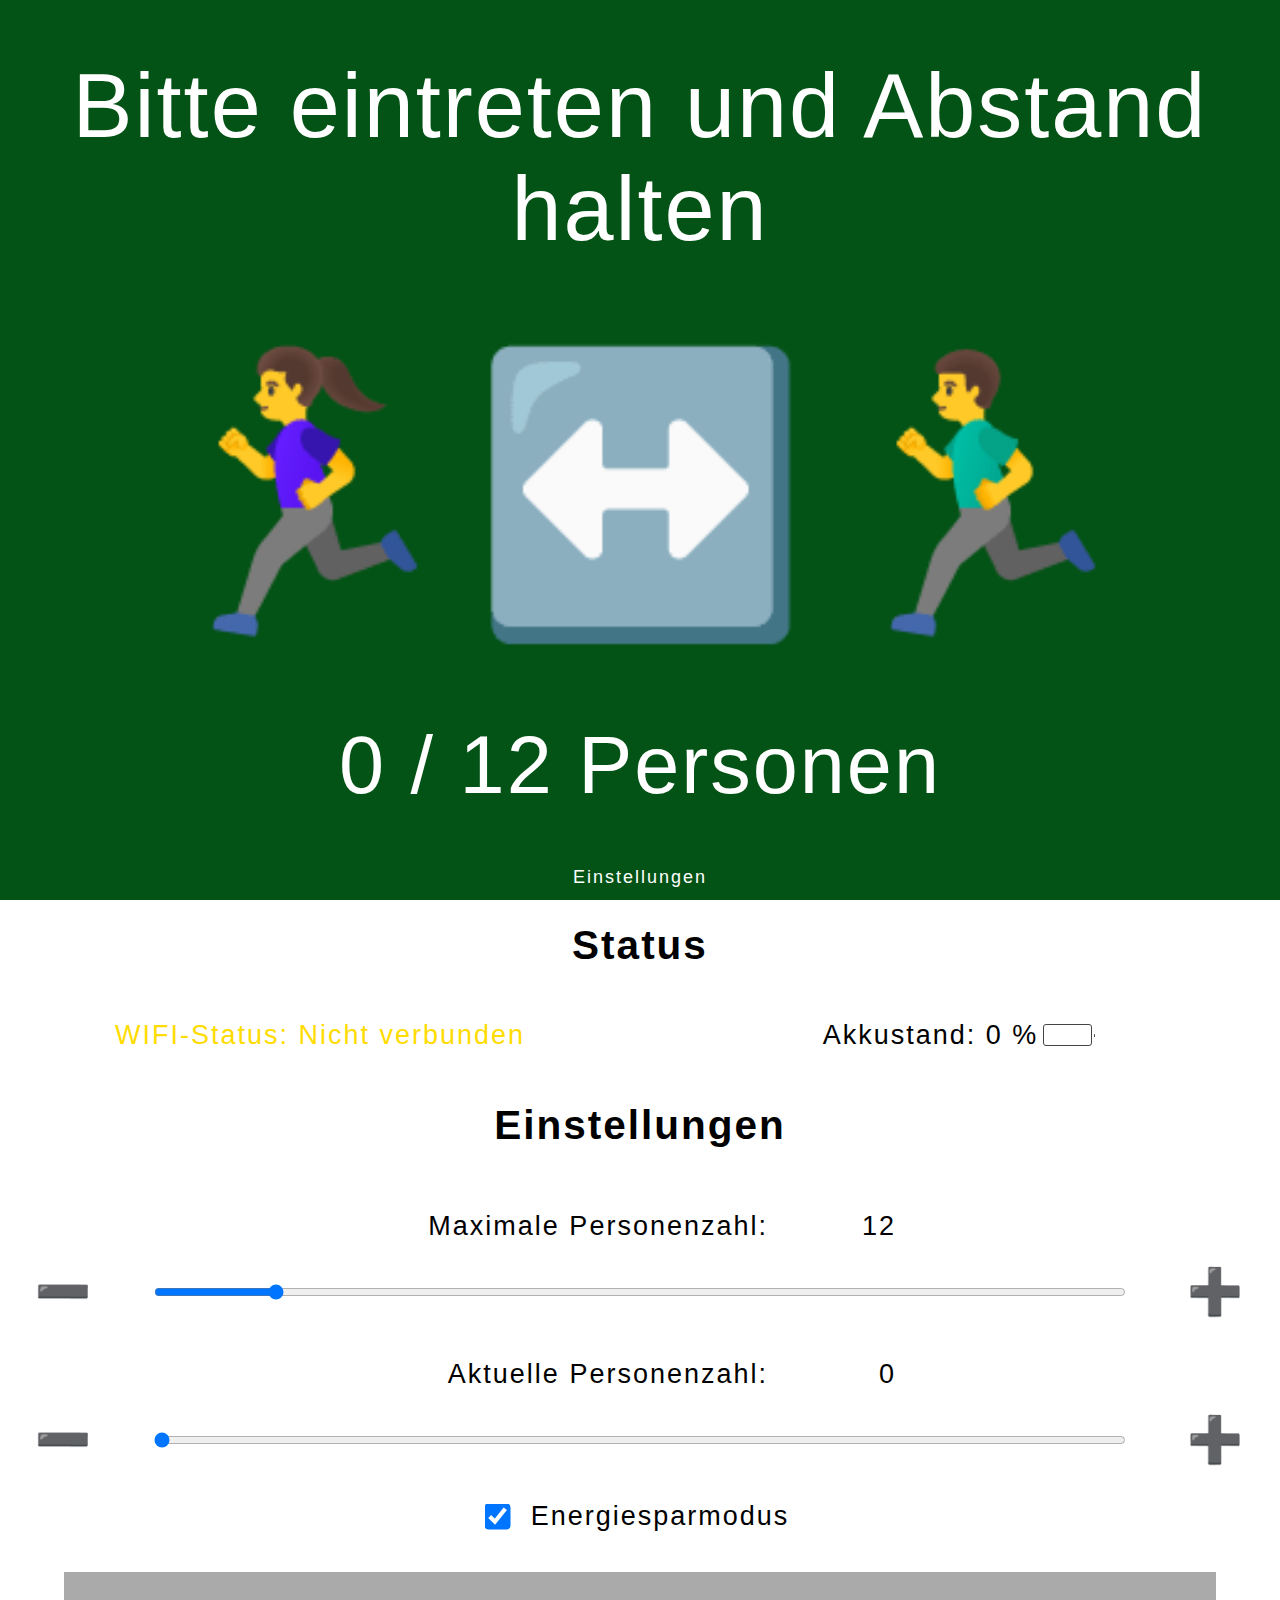
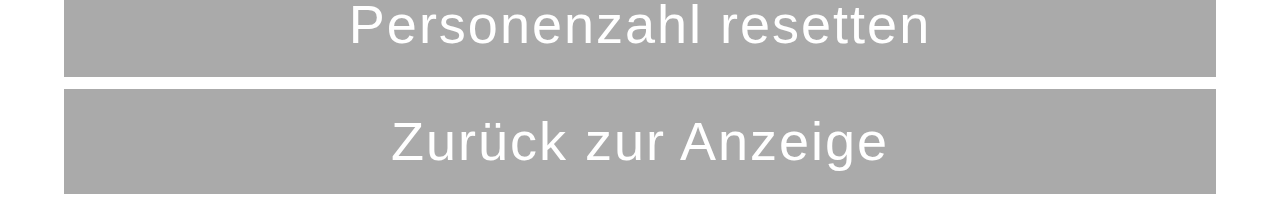
<file: data/index.htm>
<!DOCTYPE html>
    <html lang="de">
            <meta charset="utf-8">
        <head>
            
            <title>Corona-Ampel</title>
            <link rel="shortcut icon" type="image/x-icon" href="favicon.ico">
            <link rel="stylesheet" href="style.css">
            <script src="script.js" defer></script> <!-- defer: erst ausfüren, wenn die Seite geladen wurde-->
           
        </head>
        <body>
            <div id="wrapper_anzeige">
                <div id="anzeige_nachricht">
                    Stopp! Bitte warten!
                </div>
                <div id="anzeige_icon">
                    ✋
                </div>
                <div id="anzeige_hinweis">
                    120 / 120 Personen 
                </div>
                <div id="anzeige_zu_einstellungen" onclick="scrollToEinstellungen()">
                    Einstellungen
                </div>
            </div>

            <div id="wrapper_einstellungen">
                <div id="einstellungen_status">
                    <h1>Status</h1> 
                </div>
                <div id="einstellungen_status_anzeige" class="normalText">
                    <div id="einstellungen_status_wlan">
                        WIFI-Status: Verbunden
                    </div>
                    <div id="einstellungen_status_batterie">
                        <div id="einstellungen_status_batterie_text">
                            Akkustand: 70 %
                        </div>
                        <div>
                            <div class="batteryContainer">
                                <div class="batteryOuter"><div id="batteryLevel"></div></div>
                                <div class="batteryBump"></div>
                            </div>
                        </div>

                    </div>
                </div>
                <div id="einstellungen_einstellungen">
                    <h1>Einstellungen</h1>
                </div>
                <div id="einstellungen_personenzahlMax">
                    <div id="wrapper_einstellungen_personenzahlMax_anzeige" class="normalText">
                        <div id="einstellungen_personenzahlMax_title">
                            Maximale Personenzahl:
                        </div>
                        <div id="einstellungen_personenzahlMax_label">   
                                333
                        </div>
                    </div>
                    <form id="einstellungen_personenzahlMax_form" >
                        <div id="einstellungen_personenzahlMax_min" onclick="buttonPersonenzahlMax_min()">
                            <div id="einstellungen_personenzahlMax_min_inner">
                                ➖
                            </div>
                        </div>
                        <div id="einstellungen_personenzahlMax_slider">
                            <input oninput="updateSliderPersonenzahlMax(personenzahlMax.value)" onchange="updateSliderRealeasedPersoenzahlMax(personenzahlMax.value)" type="range" id="personenzahlMax" name="personenzahlMax" min="0" max="1000" step="1">
                            <!--label for="personenzahlMax">maximale Personenzahl</label-->
                        </div>
                        <div id="einstellungen_personenzahlMax_max" onclick="buttonPersonenzahlMax_max()">
                            <div id="einstellungen_personenzahlMax_max_inner">
                                ➕
                            </div>
                        </div>
                    </form>

                    <div id="wrapper_einstellungen_personenzahlAktuell_anzeige" class="normalText">
                        <div id="einstellungen_personenzahlAktuell_title">
                            Aktuelle Personenzahl:
                        </div>
                        <div id="einstellungen_personenzahlAktuell_label">   
                                333
                        </div>
                    </div>
                    <form id="einstellungen_personenzahlAktuell_form" >
                        <div id="einstellungen_personenzahlAktuell_min" onclick="buttonPersonenzahlAktuell_min()">
                            <div id="einstellungen_personenzahlAktuell_min_inner">
                                ➖
                            </div>
                        </div>
                        <div id="einstellungen_personenzahlAktuell_slider">
                            <input oninput="updateSliderPersonenzahlAktuell(personenzahlAktuell.value)" onchange="updateSliderRealeasedPersonenzahlAktuell(personenzahlAktuell.value)" type="range" id="personenzahlAktuell" name="personenzahlAktuell" min="0" max="100" step="1">
                            <!--label for="personenzahl">maximale Personenzahl</label-->
                        </div>
                        <div id="einstellungen_personenzahlAktuell_max" onclick="buttonPersonenzahlAktuell_max()">
                            <div id="einstellungen_personenzahlAktuell_max_inner">
                                ➕
                            </div>
                        </div>
                    </form>

                    <div id="energiesparmodus" class="normalText" onclick="energiesparmodus_clicked()"  title="Energiesparmodus: rotes Dauerlicht, grünes Licht nur bei sich nähernden Person. Webseite nur aktiv, wenn der Bewegungssensor aktiv ist.">
                        <input id="energiesparmodus_checkbox" type="checkbox" onclick="energiesparmodus_clicked()">
                        Energiesparmodus 
                        
                    </div>
                </div>
                <div id="einstellungen_reset">
                    <button id="button_reset" class="button" type="button" onclick="button_reset_func()">Personenzahl resetten</button>
                </div>
                <div id="einstellungen_zu_anzeige">
                    <button id="button_to_anzeige" class="button" type="button" onclick="scrollToTop()">Zurück zur Anzeige</button>
                </div>
            </div>
        </body>
    </html>


<!--  ✋⛔️❌🚷
    <br>
    ✅👍🚶‍♀️🚶‍♂️🏃‍♀️🏃‍♂️   -->
</file>
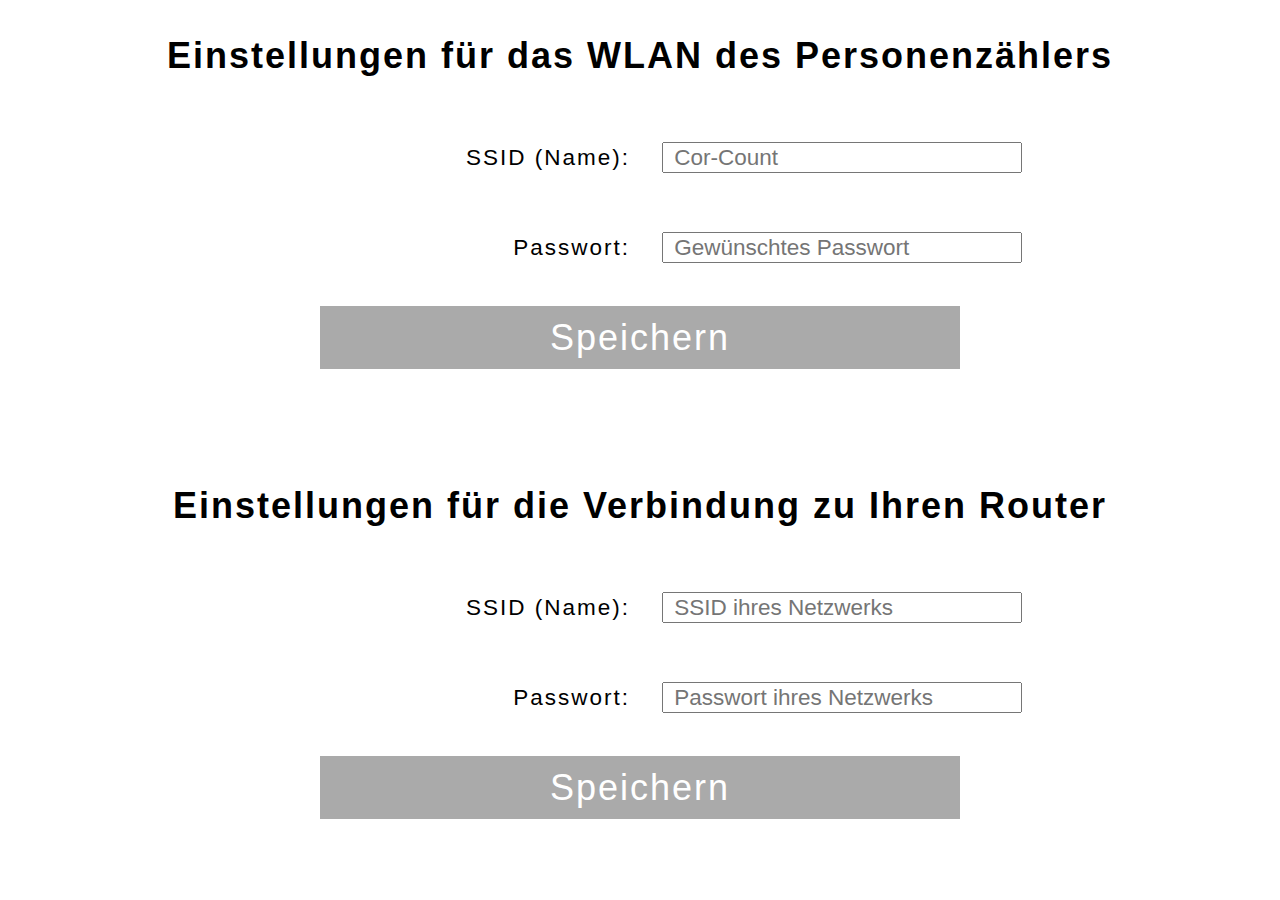
<file: data/config.htm>
<!DOCTYPE html>
    <html lang="de">
            <meta charset="utf-8">
        <head>
            
            <title>Corona-Ampel</title>
            <link rel="shortcut icon" type="image/x-icon" href="favicon.png">
            <link rel="stylesheet" href="style_config.css">
            <!--script src="script.js" defer></script> <!-- defer: erst ausfüren, wenn die Seite geladen wurde-->
           
        </head>
        <body>
            <div id="wrapper">
                <div id="wrapper_AP">
                    <div id="AP_title"  class="center">
                        <h1>Einstellungen für das WLAN des Personenzählers</h1>
                    </div>
                    <div id="AP_settings_ssid" class="center">
                        <div id="AP_ssid_label" class="normalText label">
                            SSID (Name):
                        </div>
                        <div id="AP_ssid_textbox" class="inputElement">
                            <input type="text" class="textBox normalText" placeholder="Cor-Count">
                        </div>
                    </div>
                    <div id="AP_settings_password" class="center">
                        <div id="AP_password_label" class="normalText label">
                            Passwort:
                        </div>
                        <div id="AP_password_textbox" class="inputElement">
                            <input type="text" class="textBox normalText" placeholder="Gewünschtes Passwort">
                        </div>
                    </div>
                    <div id="AP_speichern" class="center">
                        <button id="button_reset" class="button" type="button" onclick="button_reset_func()">Speichern</button>
                    </div>
                    
                </div>
                <div id="wrapper_STA">
                    <div id="STA_title"  class="center">
                        <h1>Einstellungen für die Verbindung zu Ihren Router</h1>
                    </div>
                    <div id="STA_settings_ssid" class="center">
                        <div id="STA_ssid_label" class="normalText label">
                            SSID (Name):
                        </div>
                        <div id="STA_ssid_textbox" class="inputElement">
                            <input type="text" class="textBox normalText" placeholder="SSID ihres Netzwerks">
                        </div>
                    </div>
                    <div id="STA_settings_password" class="center">
                        <div id="STA_password_label" class="normalText label">
                            Passwort:
                        </div>
                        <div id="STA_password_textbox" class="inputElement">
                            <input type="text" class="textBox normalText" placeholder="Passwort ihres Netzwerks">
                        </div>
                    </div>
                    <div id="STA_speichern" class="center">
                        <button id="button_reset" class="button" type="button" onclick="button_reset_func()">Speichern</button>
                    </div>
                    
                </div>
            </div>
            <!--form action="#">
                <label>SSID (WLAN Name):
                    <select name="top5">
                        <option>WLAN 1</option>
                        <option>WLAN 2</option>
                        <option>WLAN 3</option>
                        <option>WLAN 383479234940394</option>
                        <option>Andere</option>
                    </select>
                    <input type="text"></input>
                </label>
            </form>
            <input type="text">
                <label>Passwort</label>
            </input-->
            
        </body>
    </html>
</file>
<file: data/style.css>
:root{
    --red: #790c0c;
    --green: #045316;
}
*{
    padding: 0;
    margin: 0;
    text-align: center;
}
html, body{
    height: 100%;
    font-family: helvetica;
    letter-spacing: 2px;
    -ms-hyphens: auto;
    -webkit-hyphens: auto;
    hyphens: auto;
    scroll-behavior: smooth;
}
h1{
    font-size: 4.5vmin;
}
h2{
    font-size: 4vmin;
}
.normalText{
    font-size: 3vmin;
}
.button{
    width: 90%;
    height: 90%;
    letter-spacing: 2px;
    border: none;
    color: white;
    font-size: 6vmin;
    cursor: pointer;
    transition: ease-in-out 0.2s;
    background-color: #aaa;
}
.button:hover{
    background-color: #ccc;
    letter-spacing: 3px;
    
}
.button:active{
    
    transition: ease-in-out 0.1s;
    background-color: #eee;
}

#wrapper_anzeige{
    height: 100%;
    background-color: var(--red);
    color: white;
}
#anzeige_icon{
    height: 40%;
    display: flex;
    align-items: center;
    justify-content: center;
    font-size: 30vmin;
}
#anzeige_nachricht{
    height: 35%;
    display: flex;
    align-items: center;
    justify-content: center;
    font-size: 10vmin;
}
#anzeige_hinweis{
    height: 20%;
    display: flex;
    align-items: center;
    justify-content: center;
    font-size: 9vmin;
}
#anzeige_zu_einstellungen{
    height: 5%;
    display: flex;
    align-items: center;
    justify-content: center;
    font-size: 2vh;
    transition: ease-in-out 0.2s;
    cursor: pointer;
}
#anzeige_zu_einstellungen:hover{
    letter-spacing: 3px;
    
}

#wrapper_einstellungen{
    height: 100%; 
}

#einstellungen_status{
    height: 10%;
    display: flex;
    align-items: center;
    justify-content: center;
    /*border-top: 1px solid #3c3c3c;*/
    /*border-bottom: 1px solid #3c3c3c;*/
}
#einstellungen_status_anzeige{
    height: 10%;
    display: flex;
    align-items: center;
    justify-content: center;
    /*border-bottom: 1px solid #3c3c3c;*/
}
#einstellungen_status_wlan{
    height: 100%;
    width: 50%;
    display: flex;
    align-items: center;
    justify-content: center;
    /* border-right: 1px solid #3c3c3c; */
}
#einstellungen_status_batterie{
    width: 50%;
    height: 100%;
    display: flex;
    align-items: center;
    justify-content: center;
}
.batteryContainer {
    display: -webkit-box;
    display: -moz-box;
    display: -ms-flexbox;
    display: -webkit-flex;
    display: flex;
    flex-direction: row;
    align-items: center;
    margin-left: 5px;
}
.batteryOuter {
    border-radius: 3px;
    border: 1px solid #444;
    padding: 1px;
    width: 5vmin;
    height: 2vmin;
}
.batteryBump {
    border-radius: 2px;
    background-color: #444;
    margin: 2px;
    width: 1px;
    height: 3px;
}
#batteryLevel {
    border-radius: 2px;
    background-color: #328C46; /* voll: 328C46; leer: C75151 */
    width: 100%;
    height: 2vmin;
    transition: ease-in-out 0.5s;
}

#einstellungen_einstellungen{
    height: 10%;
    display: flex;
    align-items: center;
    justify-content: center;
    /* border-bottom: 1px solid #3c3c3c; */
}

#einstellungen_personenzahlMax{
    height: 44%;
    display: flex;
    flex-direction: column;
    justify-content: space-evenly;
    /* border-bottom: 1px solid #3c3c3c; */
}
#wrapper_einstellungen_personenzahlMax_anzeige{
    display: flex;
    flex-direction: row;
    height: 3vh;
    line-height: 5vh;
}
#einstellungen_personenzahlMax_form{
    display: flex;
    flex-direction: row;
}

#einstellungen_personenzahlMax_title{
    
    width: 60%;
    display: flex;
    justify-content: flex-end;
    
}
#einstellungen_personenzahlMax_label{
    
    width: 10%;
    display: flex;
    justify-content: flex-end;
}
#einstellungen_personenzahlMax_min{
    width: 10%;
    height: 6vh;
    line-height: 6vh;
    font-size: 5vmin;
    cursor: pointer;
    transition: ease-in-out 0.1s;
}
#einstellungen_personenzahlMax_min:hover{
    font-size: 6vmin;
}
#einstellungen_personenzahlMax_min:active{
    font-size: 7vmin;
}
#einstellungen_personenzahlMax_max{
    width: 10%;
    height: 6vh;
    line-height: 6vh;
    font-size: 5vmin;
    cursor: pointer;
    transition: ease-in-out 0.1s;
}
#einstellungen_personenzahlMax_max:hover{
    font-size: 6vmin;
}
#einstellungen_personenzahlMax_max:active{
    font-size: 7vmin;
}
#einstellungen_personenzahlMax_slider{
    width: 80%;
    height: 6vh;
    display: flex;
    align-items: center;
    justify-content: center;
    
}
#personenzahlMax{
    width: 95%;
    height: 6vh;
    cursor: pointer;
}




#einstellungen_personenzahlAktuell{
    height: 24%;
    display: flex;
    flex-direction: column;
    justify-content: space-evenly;
    /* border-bottom: 1px solid #3c3c3c; */
}
#wrapper_einstellungen_personenzahlAktuell_anzeige{
    display: flex;
    flex-direction: row;
    height: 3vh;
    line-height: 5vh;
}
#einstellungen_personenzahlAktuell_form{
    display: flex;
    flex-direction: row;
}

#einstellungen_personenzahlAktuell_title{
    
    width: 60%;
    display: flex;
    justify-content: flex-end;
}
#einstellungen_personenzahlAktuell_label{
    
    width: 10%;
    display: flex;
    justify-content: flex-end;
}
#einstellungen_personenzahlAktuell_min{
    width: 10%;
    height: 6vh;
    line-height: 6vh;
    font-size: 5vmin;
    cursor: pointer;
    transition: ease-in-out 0.1s;
}
#einstellungen_personenzahlAktuell_min:hover{
    font-size: 6vmin;
}
#einstellungen_personenzahlAktuell_min:active{
    font-size: 7vmin;
}
#einstellungen_personenzahlAktuell_max{
    width: 10%;
    height: 6vh;
    line-height: 6vh;
    font-size: 5vmin;
    cursor: pointer;
    transition: ease-in-out 0.1s;
}
#einstellungen_personenzahlAktuell_max:hover{
    font-size: 6vmin;
}
#einstellungen_personenzahlAktuell_max:active{
    font-size: 7vmin;
}
#einstellungen_personenzahlAktuell_slider{
    width: 80%;
    height: 6vh;
    display: flex;
    align-items: center;
    justify-content: center;
    
}
#personenzahlAktuell{
    width: 95%;
    height: 6vh;
    cursor: pointer;
}
#energiesparmodus{
    display: flex;
    align-items: center;
    justify-content: center;
    cursor: pointer;
    transition: ease-in-out 0.1s;
}
#energiesparmodus:hover{
    letter-spacing: 3px;
}
#energiesparmodus_checkbox{
    transform: scale(2);
    margin-right: 3vmin;
}

#einstellungen_reset{
    height: 13%;
    display: flex;
    align-items: center;
    justify-content: center;
   /* border-bottom: 1px solid #3c3c3c; */
}

#einstellungen_zu_anzeige{
    height: 13%;
    display: flex;
    align-items: center;
    justify-content: center;
}
</file>
<file: data/style_config.css>
:root{
    --red: #790c0c;
    --green: #045316;
}
*{
    padding: 0;
    margin: 0;
    text-align: center;
}
html, body{
    height: 100%;
    font-family: helvetica;
    letter-spacing: 2px;
    -ms-hyphens: auto;
    -webkit-hyphens: auto;
    hyphens: auto;
    scroll-behavior: smooth;
}
h1{
    font-size: 4vmin;
}
h2{
    font-size: 3.5vmin;
}
.normalText{
    font-size: 2.5vmin;
}
.center{
    display: flex;
    align-items: center;
    justify-content: center;
}
.label{
    width: 30%;
    text-align: right;
    margin-right: 20px;
}
.inputElement{
    width: 30%;
}
.textBox{
    width: 90%;
    text-align: left;
    padding-left: 10px;
    height: 3vmin;
}
.button{
    width: 50%;
    height: 70%;
    letter-spacing: 2px;
    border: none;
    color: white;
    font-size:4vmin;
    cursor: pointer;
    transition: ease-in-out 0.2s;
    background-color: #aaa;
}
.button:hover{
    background-color: #888;
    letter-spacing: 3px;
    
}
.button:active{
    
    transition: ease-in-out 0.1s;
    background-color: #666;
    color: #eee;
}


#wrapper{
    height: 100%;
}
#wrapper_AP{
    height: 50%;
}
#AP_title{
    height:25%;
}
#AP_settings_ssid{
    height: 20%;
}
#AP_settings_password{
    height: 20%;
}
#AP_speichern{
    height: 20%;
}
#wrapper_STA{
    height: 50%;
}
#STA_title{
    height:25%;
}
#STA_settings_ssid{
    height: 20%;
}
#STA_settings_password{
    height: 20%;
}
#STA_speichern{
    height: 20%;
}
</file>
